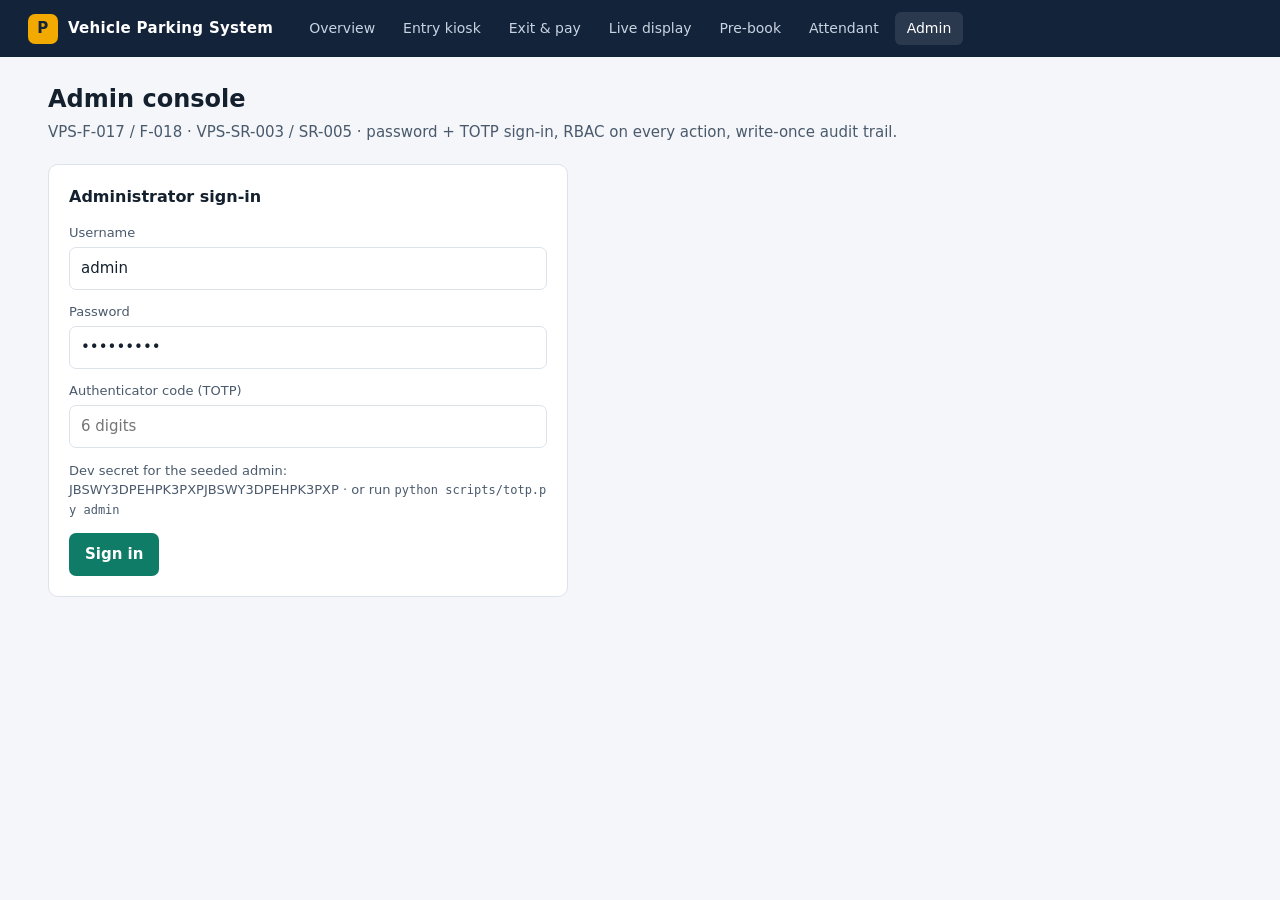
<file: web/admin.html>
<!doctype html>
<html lang="en">
<head>
  <meta charset="utf-8"><meta name="viewport" content="width=device-width, initial-scale=1">
  <title>VPS · Admin console</title>
  <link rel="stylesheet" href="static/style.css">
</head>
<body>
<header class="top"><div class="brand"><span class="logo">P</span>Vehicle Parking System</div><nav></nav><div class="who"></div></header>
<main>
  <h1>Admin console</h1>
  <p class="sub">VPS-F-017 / F-018 · VPS-SR-003 / SR-005 · password + TOTP sign-in, RBAC on every action, write-once audit trail.</p>

  <div class="card" id="login" style="max-width:520px">
    <h2>Administrator sign-in</h2>
    <label for="u">Username</label><input id="u" value="admin">
    <label for="p">Password</label><input id="p" type="password" value="Admin@123">
    <label for="t">Authenticator code (TOTP)</label><input id="t" inputmode="numeric" maxlength="6" placeholder="6 digits">
    <p class="muted">Dev secret for the seeded admin: JBSWY3DPEHPK3PXPJBSWY3DPEHPK3PXP · or run <span class="mono">python scripts/totp.py admin</span></p>
    <div class="btns"><button id="signin">Sign in</button></div>
  </div>

  <div id="app" class="hidden">
    <div class="tabs" id="tabs">
      <button data-v="tariffs" class="on">Tariffs</button><button data-v="pricing">Surge &amp; coupons</button>
      <button data-v="layout">Layout</button><button data-v="users">Users</button><button data-v="reports">Reports</button>
      <button data-v="audit">Audit log</button><button data-v="edge">Edge &amp; lanes</button>
      <button data-v="logout" style="margin-left:auto">Sign out</button>
    </div>

    <section data-tab="tariffs" class="card">
      <h2>Tariff table <span class="tag">GST-exclusive · takes effect immediately</span></h2>
      <table><thead><tr><th>Category</th><th class="num">First hour ₹</th><th class="num">Each extra hour ₹</th><th class="num">Daily cap ₹</th><th></th></tr></thead>
        <tbody id="tariffs"></tbody></table>
    </section>

    <section data-tab="pricing" class="hidden grid cols-2">
      <div class="card"><h2>Peak-hour surge rules</h2><table><tbody id="surge"></tbody></table>
        <div class="row"><div><label>Name</label><input id="s-name" value="Morning peak"></div>
          <div><label>From h</label><input id="s-from" type="number" value="8"></div><div><label>To h</label><input id="s-to" type="number" value="10"></div>
          <div><label>×</label><input id="s-mult" type="number" step="0.05" value="1.2"></div></div>
        <div class="btns"><button id="s-add">Add rule</button></div></div>
      <div class="card"><h2>Promo coupons</h2><table><tbody id="coupons"></tbody></table>
        <div class="row"><div><label>Code</label><input id="c-code" value="DIWALI20"></div>
          <div><label>Type</label><select id="c-kind"><option>PERCENT</option><option>FLAT</option></select></div>
          <div><label>Value</label><input id="c-val" type="number" value="20"></div><div><label>Max uses</label><input id="c-max" type="number" value="100"></div></div>
        <div class="btns"><button id="c-add">Create coupon</button></div></div>
    </section>

    <section data-tab="layout" class="hidden card">
      <h2>Zones &amp; slots</h2>
      <table><thead><tr><th>Level</th><th class="num">2W</th><th class="num">4W</th><th class="num">EV</th><th class="num">Accessible</th></tr></thead><tbody id="layout"></tbody></table>
      <div class="row" style="max-width:700px"><div><label>Level</label><input id="l-level" type="number" value="4"></div>
        <div><label>Category</label><select id="l-cat"><option>4W</option><option>2W</option><option>EV</option><option>HANDICAP</option></select></div>
        <div><label>Count</label><input id="l-count" type="number" value="10"></div><div><button id="l-add">Add slots</button></div></div>
    </section>

    <section data-tab="users" class="hidden card">
      <h2>Staff accounts</h2>
      <table><thead><tr><th>User</th><th>Role</th><th>Status</th><th>Failed logins</th><th></th></tr></thead><tbody id="users"></tbody></table>
      <div class="row" style="max-width:760px"><div><label>Username</label><input id="n-user" value="attendant2"></div>
        <div><label>Password</label><input id="n-pass" value="Shift@2026"></div>
        <div><label>Role</label><select id="n-role"><option>ATTENDANT</option><option>MANAGER</option><option>ADMIN</option></select></div>
        <div><button id="n-add">Create</button></div></div>
      <p class="muted mono" id="n-out"></p>
    </section>

    <section data-tab="reports" class="hidden card">
      <h2>Reports &amp; export</h2>
      <div class="row" style="max-width:820px">
        <div><label>Report</label><select id="r-kind"><option>revenue</option><option>occupancy</option><option>turnaround</option></select></div>
        <div><label>Period</label><select id="r-period"><option>daily</option><option>monthly</option></select></div>
        <div><button id="r-view">View</button></div><div><button class="secondary" id="r-csv">Export CSV</button></div><div><button class="secondary" id="r-pdf">Export PDF</button></div>
      </div>
      <p class="muted" id="r-time"></p>
      <div id="r-out" style="margin-top:12px"></div>
    </section>

    <section data-tab="audit" class="hidden card">
      <h2>Audit trail <span class="tag" id="a-verify">–</span></h2>
      <div class="btns" style="margin-top:0;margin-bottom:12px"><button class="secondary small" id="a-check">Verify hash chain</button></div>
      <table><thead><tr><th>#</th><th>Time</th><th>Actor</th><th>Action</th><th>Details</th></tr></thead><tbody id="audit"></tbody></table>
    </section>

    <section data-tab="edge" class="hidden grid cols-2">
      <div class="card"><h2>WAN link &amp; offline queue</h2><dl class="kv" id="edge"></dl>
        <div class="btns"><button class="danger" id="e-off">Simulate WAN outage</button><button id="e-on">Restore &amp; sync</button></div></div>
      <div class="card"><h2>Lane controllers</h2><table><tbody id="lanes"></tbody></table></div>
    </section>
  </div>
</main>
<script src="static/app.js"></script>
<script src="static/admin.js"></script>
</body>
</html>
</file>
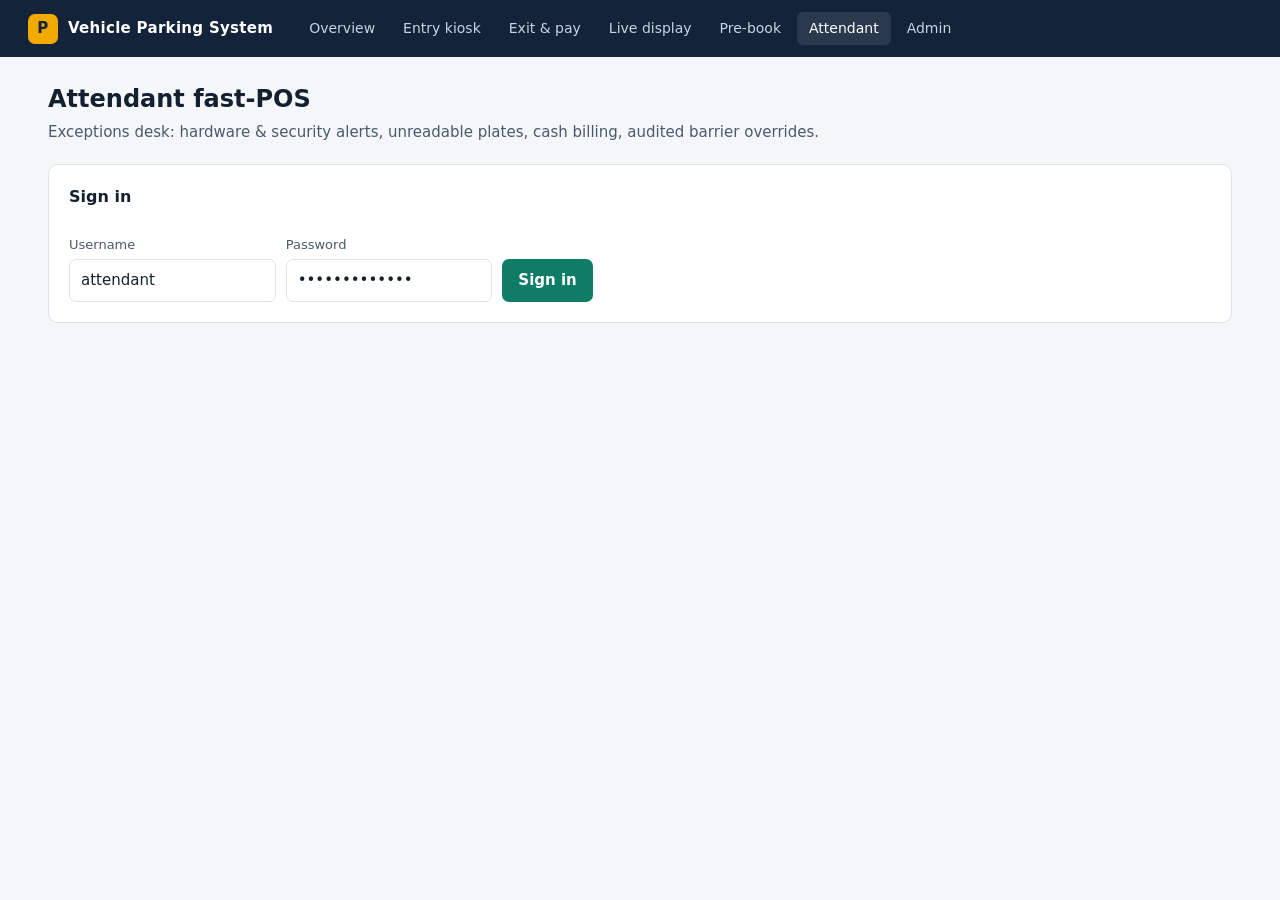
<file: web/attendant.html>
<!doctype html>
<html lang="en">
<head>
  <meta charset="utf-8"><meta name="viewport" content="width=device-width, initial-scale=1">
  <title>VPS · Attendant POS</title>
  <link rel="stylesheet" href="static/style.css">
</head>
<body>
<header class="top"><div class="brand"><span class="logo">P</span>Vehicle Parking System</div><nav></nav><div class="who"></div></header>
<main>
  <h1>Attendant fast-POS</h1>
  <p class="sub">Exceptions desk: hardware &amp; security alerts, unreadable plates, cash billing, audited barrier overrides.</p>

  <div class="card" id="login">
    <h2>Sign in</h2>
    <div class="row" style="max-width:640px">
      <div><label for="u">Username</label><input id="u" value="attendant"></div>
      <div><label for="p">Password</label><input id="p" type="password" value="Attendant@123"></div>
      <div><button id="signin">Sign in</button></div>
    </div>
  </div>

  <div id="app" class="hidden">
    <div class="grid cols-2">
      <div class="card">
        <h2>Open alerts <span class="tag" id="acount">0</span></h2>
        <div id="alerts"></div>
      </div>
      <div class="card">
        <h2>Manual entry (unreadable plate)</h2>
        <div class="row">
          <div><label for="m-lane">Lane</label><select id="m-lane"><option>ENTRY-1</option><option>ENTRY-2</option></select></div>
          <div><label for="m-plate">Plate (typed by attendant)</label><input id="m-plate" placeholder="TN09BX7712"></div>
          <div><label for="m-cat">Category</label><select id="m-cat"><option>4W</option><option>2W</option><option>EV</option><option>HANDICAP</option></select></div>
        </div>
        <div class="btns"><button id="manual">Issue ticket</button></div>
        <p class="muted" id="m-out"></p>
      </div>
      <div class="card">
        <h2>Cash desk</h2>
        <div class="row"><div><label for="c-plate">Vehicle plate</label><input id="c-plate" placeholder="KA05MN4821"></div>
          <div><button class="secondary" id="c-find">Find</button></div></div>
        <p id="c-info" class="muted"></p>
        <div class="btns"><button id="c-pay" disabled>Collect cash &amp; open barrier</button></div>
      </div>
      <div class="card">
        <h2>Barrier override</h2>
        <div class="row">
          <div><label for="o-lane">Lane</label><select id="o-lane"><option>ENTRY-1</option><option>ENTRY-2</option><option>EXIT-1</option><option>EXIT-2</option></select></div>
          <div><label for="o-act">Action</label><select id="o-act"><option>RAISE</option><option>LOWER</option></select></div>
        </div>
        <label for="o-reason">Reason (written to the immutable audit log)</label>
        <input id="o-reason" placeholder="Ambulance access">
        <div class="btns"><button class="danger" id="override">Override barrier</button></div>
      </div>
    </div>
  </div>
</main>
<script src="static/app.js"></script>
<script src="static/attendant.js"></script>
</body>
</html>
</file>
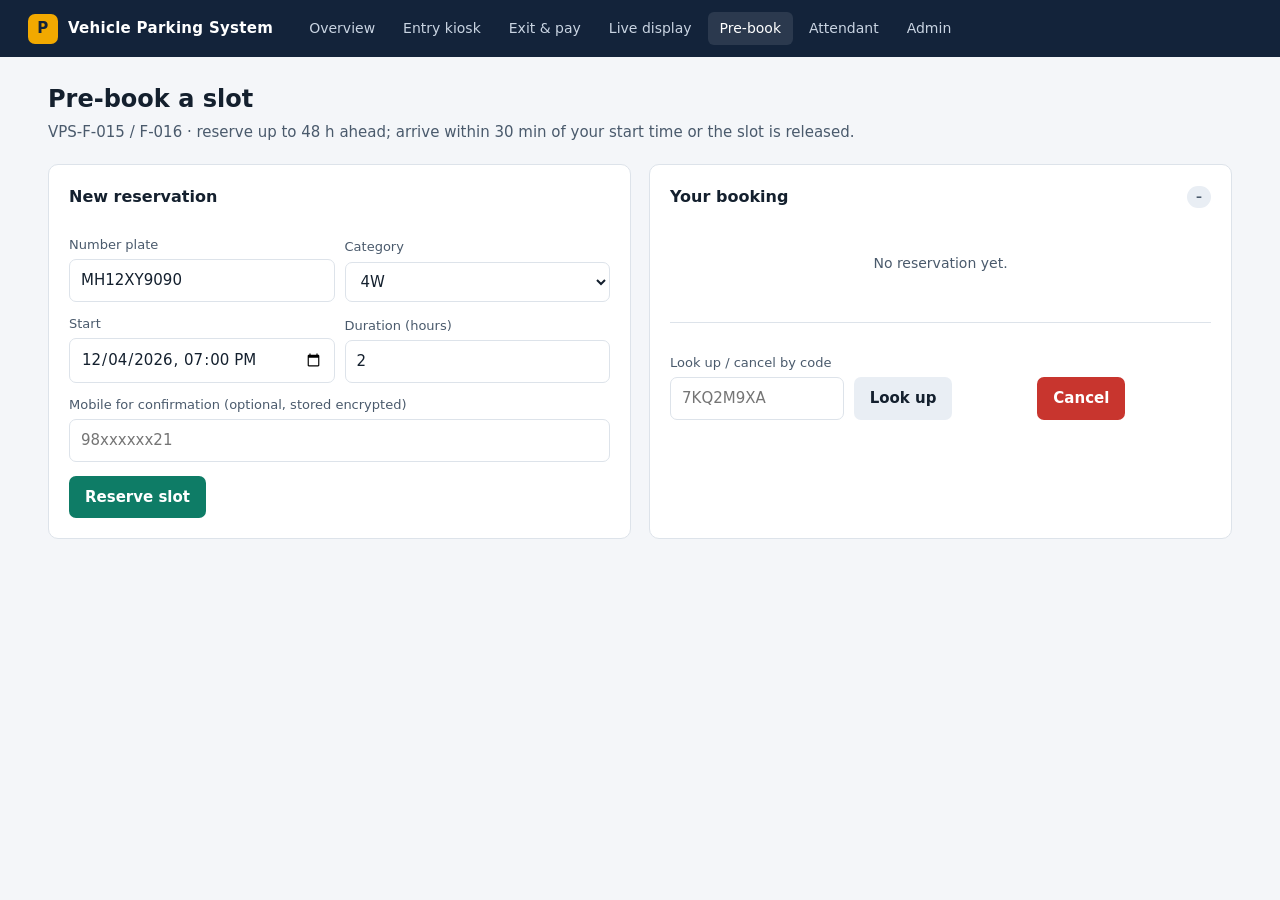
<file: web/booking.html>
<!doctype html>
<html lang="en">
<head>
  <meta charset="utf-8"><meta name="viewport" content="width=device-width, initial-scale=1">
  <title>VPS · Pre-book</title>
  <link rel="stylesheet" href="static/style.css">
</head>
<body>
<header class="top"><div class="brand"><span class="logo">P</span>Vehicle Parking System</div><nav></nav><div class="who"></div></header>
<main>
  <h1>Pre-book a slot</h1>
  <p class="sub">VPS-F-015 / F-016 · reserve up to 48 h ahead; arrive within 30 min of your start time or the slot is released.</p>
  <div class="grid cols-2">
    <div class="card">
      <h2>New reservation</h2>
      <div class="row">
        <div><label for="plate">Number plate</label><input id="plate" value="MH12XY9090"></div>
        <div><label for="cat">Category</label><select id="cat"><option>4W</option><option>2W</option><option>EV</option><option>HANDICAP</option></select></div>
      </div>
      <div class="row">
        <div><label for="start">Start</label><input id="start" type="datetime-local"></div>
        <div><label for="dur">Duration (hours)</label><input id="dur" type="number" min="1" max="24" value="2"></div>
      </div>
      <label for="contact">Mobile for confirmation (optional, stored encrypted)</label><input id="contact" placeholder="98xxxxxx21">
      <div class="btns"><button id="book">Reserve slot</button></div>
    </div>
    <div class="card">
      <h2>Your booking <span class="tag" id="bstate">–</span></h2>
      <div id="none" class="empty">No reservation yet.</div>
      <div id="res" class="hidden">
        <div class="muted">Reservation code</div>
        <div class="big mono" style="font-size:34px" id="code"></div>
        <dl class="kv" style="margin-top:12px">
          <dt>Slot</dt><dd id="slot"></dd><dt>Vehicle</dt><dd id="veh"></dd>
          <dt>Window</dt><dd id="win"></dd><dt>Release if no-show after</dt><dd id="dead"></dd>
        </dl>
        <p class="muted">Enter this code at the entry kiosk. The plate must match.</p>
      </div>
      <hr style="border:0;border-top:1px solid var(--line);margin:18px 0">
      <div class="row">
        <div><label for="lcode">Look up / cancel by code</label><input id="lcode" placeholder="7KQ2M9XA"></div>
        <div><button class="secondary" id="lookup">Look up</button></div>
        <div><button class="danger" id="cancel">Cancel</button></div>
      </div>
    </div>
  </div>
</main>
<script src="static/app.js"></script>
<script src="static/booking.js"></script>
</body>
</html>
</file>
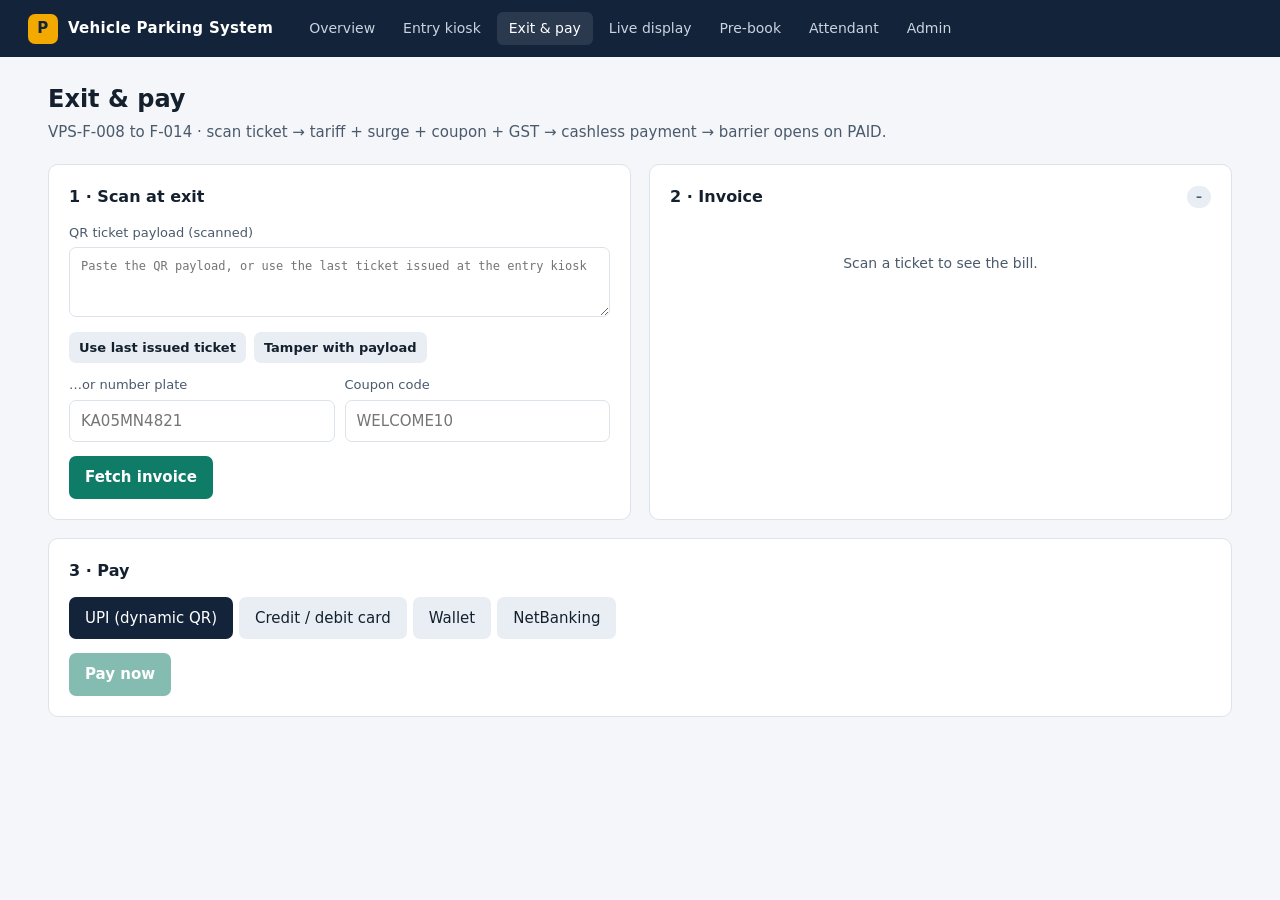
<file: web/exit.html>
<!doctype html>
<html lang="en">
<head>
  <meta charset="utf-8"><meta name="viewport" content="width=device-width, initial-scale=1">
  <title>VPS · Exit &amp; pay</title>
  <link rel="stylesheet" href="static/style.css">
</head>
<body>
<header class="top"><div class="brand"><span class="logo">P</span>Vehicle Parking System</div><nav></nav><div class="who"></div></header>
<main>
  <h1>Exit &amp; pay</h1>
  <p class="sub">VPS-F-008 to F-014 · scan ticket → tariff + surge + coupon + GST → cashless payment → barrier opens on PAID.</p>
  <div class="grid cols-2">
    <div class="card">
      <h2>1 · Scan at exit</h2>
      <label for="qr">QR ticket payload (scanned)</label>
      <textarea id="qr" placeholder="Paste the QR payload, or use the last ticket issued at the entry kiosk"></textarea>
      <div class="btns" style="margin-top:8px"><button class="secondary small" id="last">Use last issued ticket</button>
        <button class="secondary small" id="tamper">Tamper with payload</button></div>
      <div class="row">
        <div><label for="plate">…or number plate</label><input id="plate" placeholder="KA05MN4821"></div>
        <div><label for="coupon">Coupon code</label><input id="coupon" placeholder="WELCOME10"></div>
      </div>
      <div class="btns"><button id="scan">Fetch invoice</button></div>
    </div>

    <div class="card">
      <h2>2 · Invoice <span class="tag" id="istate">–</span></h2>
      <div id="noinv" class="empty">Scan a ticket to see the bill.</div>
      <div id="inv" class="hidden">
        <dl class="kv">
          <dt>Vehicle</dt><dd id="i-veh"></dd><dt>Slot</dt><dd id="i-slot"></dd>
          <dt>Entry</dt><dd id="i-in"></dd><dt>Duration</dt><dd id="i-dur"></dd>
        </dl>
        <table style="margin-top:12px"><tbody id="lines"></tbody></table>
      </div>
    </div>
  </div>

  <div class="card" style="margin-top:18px" id="paycard">
    <h2>3 · Pay</h2>
    <div class="seg" id="method">
      <button data-v="upi" class="on">UPI (dynamic QR)</button><button data-v="card">Credit / debit card</button>
      <button data-v="wallet">Wallet</button><button data-v="netbanking">NetBanking</button>
    </div>
    <div id="cardrow" class="hidden"><label for="card">Card number (only the last 4 digits are stored)</label><input id="card" value="4111 1111 1111 1111"></div>
    <div class="btns"><button id="pay" disabled>Pay now</button></div>

    <div id="pending" class="hidden" style="margin-top:16px">
      <div class="qrbox"><img id="upiqr" alt="UPI payment QR">
        <div><div class="muted">Order</div><div class="mono" id="order"></div>
          <div class="big" id="amt"></div>
          <p class="muted">Customer scans this with any UPI app. The gateway then calls our signed webhook.</p>
          <div class="btns"><button id="sim-ok">Simulate payment success</button><button class="danger" id="sim-fail">Simulate failure</button></div>
        </div></div>
    </div>

    <div id="done" class="hidden" style="margin-top:16px">
      <div class="banner ok" id="donemsg"></div>
      <div class="lane up" id="exitlane"><div class="road"></div><div class="loop"></div><div class="post"></div><div class="arm"></div><div class="car">🚙</div><div class="state">EXIT-1 · barrier UP</div></div>
      <div class="btns">
        <a id="rcpt" target="_blank"><button class="secondary">Open GST receipt (PDF)</button></a>
        <input id="mobile" placeholder="10-digit mobile" style="max-width:200px"><button class="secondary" id="sms">SMS receipt</button>
      </div>
    </div>
  </div>
</main>
<script src="static/app.js"></script>
<script src="static/exit.js"></script>
</body>
</html>
</file>
<file: web/static/style.css>
:root {
  --ink: #14202e;
  --ink-2: #4a5a6c;
  --line: #dde3ea;
  --bg: #f4f6f9;
  --card: #ffffff;
  --navy: #13233a;
  --accent: #0e7c66;
  --accent-2: #e8f5f1;
  --amber: #f2a900;
  --red: #c8352e;
  --blue: #2463c7;
  --radius: 10px;
  --mono: "JetBrains Mono", "SFMono-Regular", Consolas, monospace;
}
* { box-sizing: border-box; }
body {
  margin: 0; font: 15px/1.5 "Inter", "Segoe UI", system-ui, sans-serif;
  color: var(--ink); background: var(--bg);
}
a { color: var(--accent); }
header.top {
  background: var(--navy); color: #fff; display: flex; align-items: center; gap: 24px;
  padding: 12px 28px; position: sticky; top: 0; z-index: 5;
}
header.top .brand { font-weight: 700; letter-spacing: .3px; display: flex; align-items: center; gap: 10px; }
header.top .brand .logo {
  width: 30px; height: 30px; border-radius: 7px; background: var(--amber); color: var(--navy);
  display: grid; place-items: center; font-weight: 800;
}
header.top nav { display: flex; gap: 4px; flex-wrap: wrap; }
header.top nav a {
  color: #c9d4e2; text-decoration: none; padding: 6px 12px; border-radius: 6px; font-size: 14px;
}
header.top nav a.active, header.top nav a:hover { background: rgba(255,255,255,.1); color: #fff; }
header.top .who { margin-left: auto; font-size: 13px; color: #c9d4e2; }
main { max-width: 1240px; margin: 0 auto; padding: 24px 28px 60px; }
h1 { font-size: 24px; margin: 0 0 4px; }
.sub { color: var(--ink-2); margin: 0 0 20px; }
.grid { display: grid; gap: 18px; }
.cols-2 { grid-template-columns: 1fr 1fr; }
.cols-3 { grid-template-columns: repeat(3, 1fr); }
.cols-4 { grid-template-columns: repeat(4, 1fr); }
@media (max-width: 900px) { .cols-2, .cols-3, .cols-4 { grid-template-columns: 1fr; } }
.card {
  background: var(--card); border: 1px solid var(--line); border-radius: var(--radius); padding: 20px;
}
.card h2 { font-size: 16px; margin: 0 0 14px; display: flex; align-items: center; gap: 8px; }
.card h2 .tag { margin-left: auto; }
label { display: block; font-size: 13px; color: var(--ink-2); margin: 12px 0 5px; font-weight: 500; }
input, select, textarea {
  width: 100%; padding: 9px 11px; border: 1px solid var(--line); border-radius: 7px; font: inherit;
  background: #fff; color: var(--ink);
}
textarea { font-family: var(--mono); font-size: 12px; min-height: 70px; }
input:focus, select:focus, textarea:focus { outline: 2px solid var(--accent); outline-offset: -1px; border-color: transparent; }
.row { display: flex; gap: 10px; align-items: end; }
.row > * { flex: 1; }
button {
  font: inherit; font-weight: 600; border: 0; border-radius: 7px; padding: 10px 16px; cursor: pointer;
  background: var(--accent); color: #fff;
}
button:hover { filter: brightness(1.08); }
button.secondary { background: #e9eef4; color: var(--ink); }
button.danger { background: var(--red); }
button.small { padding: 6px 10px; font-size: 13px; }
button:disabled { opacity: .5; cursor: not-allowed; }
.btns { display: flex; gap: 8px; flex-wrap: wrap; margin-top: 14px; }
.seg { display: flex; gap: 6px; flex-wrap: wrap; }
.seg button { background: #e9eef4; color: var(--ink); font-weight: 500; }
.seg button.on { background: var(--navy); color: #fff; }
.tag { display: inline-block; font-size: 12px; font-weight: 600; padding: 2px 9px; border-radius: 99px;
  background: #e9eef4; color: var(--ink-2); }
.tag.ok { background: var(--accent-2); color: var(--accent); }
.tag.warn { background: #fff4d6; color: #8a6100; }
.tag.bad { background: #fde8e6; color: var(--red); }
.muted { color: var(--ink-2); font-size: 13px; }
.mono { font-family: var(--mono); font-size: 12px; word-break: break-all; }
.big { font-size: 40px; font-weight: 800; letter-spacing: -1px; }
.kv { display: grid; grid-template-columns: auto 1fr; gap: 6px 16px; font-size: 14px; }
.kv dt { color: var(--ink-2); }
.kv dd { margin: 0; font-weight: 500; }
table { width: 100%; border-collapse: collapse; font-size: 14px; }
th { text-align: left; font-size: 12px; color: var(--ink-2); font-weight: 600; text-transform: uppercase;
  letter-spacing: .4px; padding: 8px; border-bottom: 1px solid var(--line); }
td { padding: 8px; border-bottom: 1px solid var(--line); }
td.num, th.num { text-align: right; font-variant-numeric: tabular-nums; }
tr.total td { font-weight: 700; border-top: 2px solid var(--ink); }
.empty { color: var(--ink-2); text-align: center; padding: 30px 10px; font-size: 14px; }
.hidden { display: none !important; }

/* toast */
#toast { position: fixed; right: 24px; bottom: 24px; display: grid; gap: 8px; z-index: 50; }
#toast div { background: var(--navy); color: #fff; padding: 11px 16px; border-radius: 8px; max-width: 380px;
  box-shadow: 0 6px 20px rgba(0,0,0,.18); font-size: 14px; animation: pop .2s ease-out; }
#toast div.err { background: var(--red); }
@keyframes pop { from { transform: translateY(8px); opacity: 0; } }

/* lane / barrier visual */
.lane { position: relative; height: 120px; background: #2b3542; border-radius: 8px; overflow: hidden; }
.lane .road { position: absolute; inset: 52px 0 auto 0; height: 4px; border-top: 4px dashed #9aa6b5; opacity: .5; }
.lane .post { position: absolute; left: 40%; bottom: 18px; width: 18px; height: 60px; background: #f4f6f9; border-radius: 3px; }
.lane .arm { position: absolute; left: calc(40% + 9px); bottom: 66px; width: 55%; height: 10px; transform-origin: 0 50%;
  background: repeating-linear-gradient(90deg, var(--red) 0 22px, #fff 22px 44px); border-radius: 4px;
  transition: transform .5s ease; }
.lane.up .arm { transform: rotate(-80deg); }
.lane .loop { position: absolute; left: 38%; bottom: 6px; width: 70px; height: 10px; border: 2px solid #6d7b8c; border-radius: 3px; }
.lane.onloop .loop { border-color: var(--amber); background: rgba(242,169,0,.35); }
.lane .car { position: absolute; bottom: 14px; left: 8%; font-size: 34px; transition: left .9s ease; }
.lane.onloop .car { left: 36%; }
.lane.passed .car { left: 82%; }
.lane .state { position: absolute; right: 10px; top: 8px; color: #fff; font-size: 12px; font-weight: 600; }

/* VMS boards */
.vms { background: #0b0f14; border-radius: 8px; padding: 14px 16px; font-family: var(--mono); color: var(--amber);
  text-shadow: 0 0 6px rgba(242,169,0,.6); }
.vms .title { color: #8fa1b5; text-shadow: none; font-size: 11px; letter-spacing: 1.5px; }
.vms .val { font-size: 30px; font-weight: 700; }
.vms.full .val { color: #ff5148; text-shadow: 0 0 6px rgba(255,81,72,.6); }
.vms .cats { font-size: 13px; margin-top: 4px; }

/* slot map */
.level { margin-bottom: 18px; }
.level h3 { font-size: 14px; margin: 0 0 8px; }
.slots { display: grid; grid-template-columns: repeat(auto-fill, minmax(62px, 1fr)); gap: 6px; }
.slot { border: 1px solid var(--line); border-radius: 6px; padding: 5px 4px 4px; text-align: center; font-size: 11px;
  cursor: pointer; background: #fff; user-select: none; }
.slot:hover { border-color: var(--ink-2); }
.slot .led { width: 12px; height: 12px; border-radius: 50%; margin: 0 auto 3px; }
.led.GREEN { background: #19b36b; box-shadow: 0 0 6px #19b36b; }
.led.RED { background: #e2382f; box-shadow: 0 0 6px #e2382f; }
.led.BLUE { background: #2f7de2; box-shadow: 0 0 6px #2f7de2; }
.led.OFF { background: #b9c2cc; }
.legend { display: flex; gap: 16px; font-size: 13px; color: var(--ink-2); flex-wrap: wrap; }
.legend span { display: inline-flex; align-items: center; gap: 6px; }
.legend .led { width: 10px; height: 10px; border-radius: 50%; display: inline-block; }

/* hub */
.tile { display: block; text-decoration: none; color: var(--ink); }
.tile:hover { border-color: var(--accent); }
.tile .ic { font-size: 26px; }
.tile h3 { margin: 8px 0 4px; font-size: 16px; }
.tile p { margin: 0; font-size: 13px; color: var(--ink-2); }
.stat .n { font-size: 30px; font-weight: 800; }
.stat .l { font-size: 13px; color: var(--ink-2); }
.tabs { display: flex; gap: 4px; border-bottom: 1px solid var(--line); margin-bottom: 18px; flex-wrap: wrap; }
.tabs button { background: none; color: var(--ink-2); border-radius: 0; border-bottom: 2px solid transparent; padding: 10px 14px; }
.tabs button.on { color: var(--ink); border-bottom-color: var(--accent); }
.qrbox { display: flex; gap: 18px; align-items: center; }
.qrbox img { width: 150px; height: 150px; border: 1px solid var(--line); border-radius: 8px; background: #fff; }
.timing td:last-child { text-align: right; }
.banner { padding: 12px 16px; border-radius: 8px; font-weight: 600; margin-bottom: 14px; }
.banner.ok { background: var(--accent-2); color: var(--accent); }
.banner.bad { background: #fde8e6; color: var(--red); }
.banner.warn { background: #fff4d6; color: #8a6100; }
</file>
